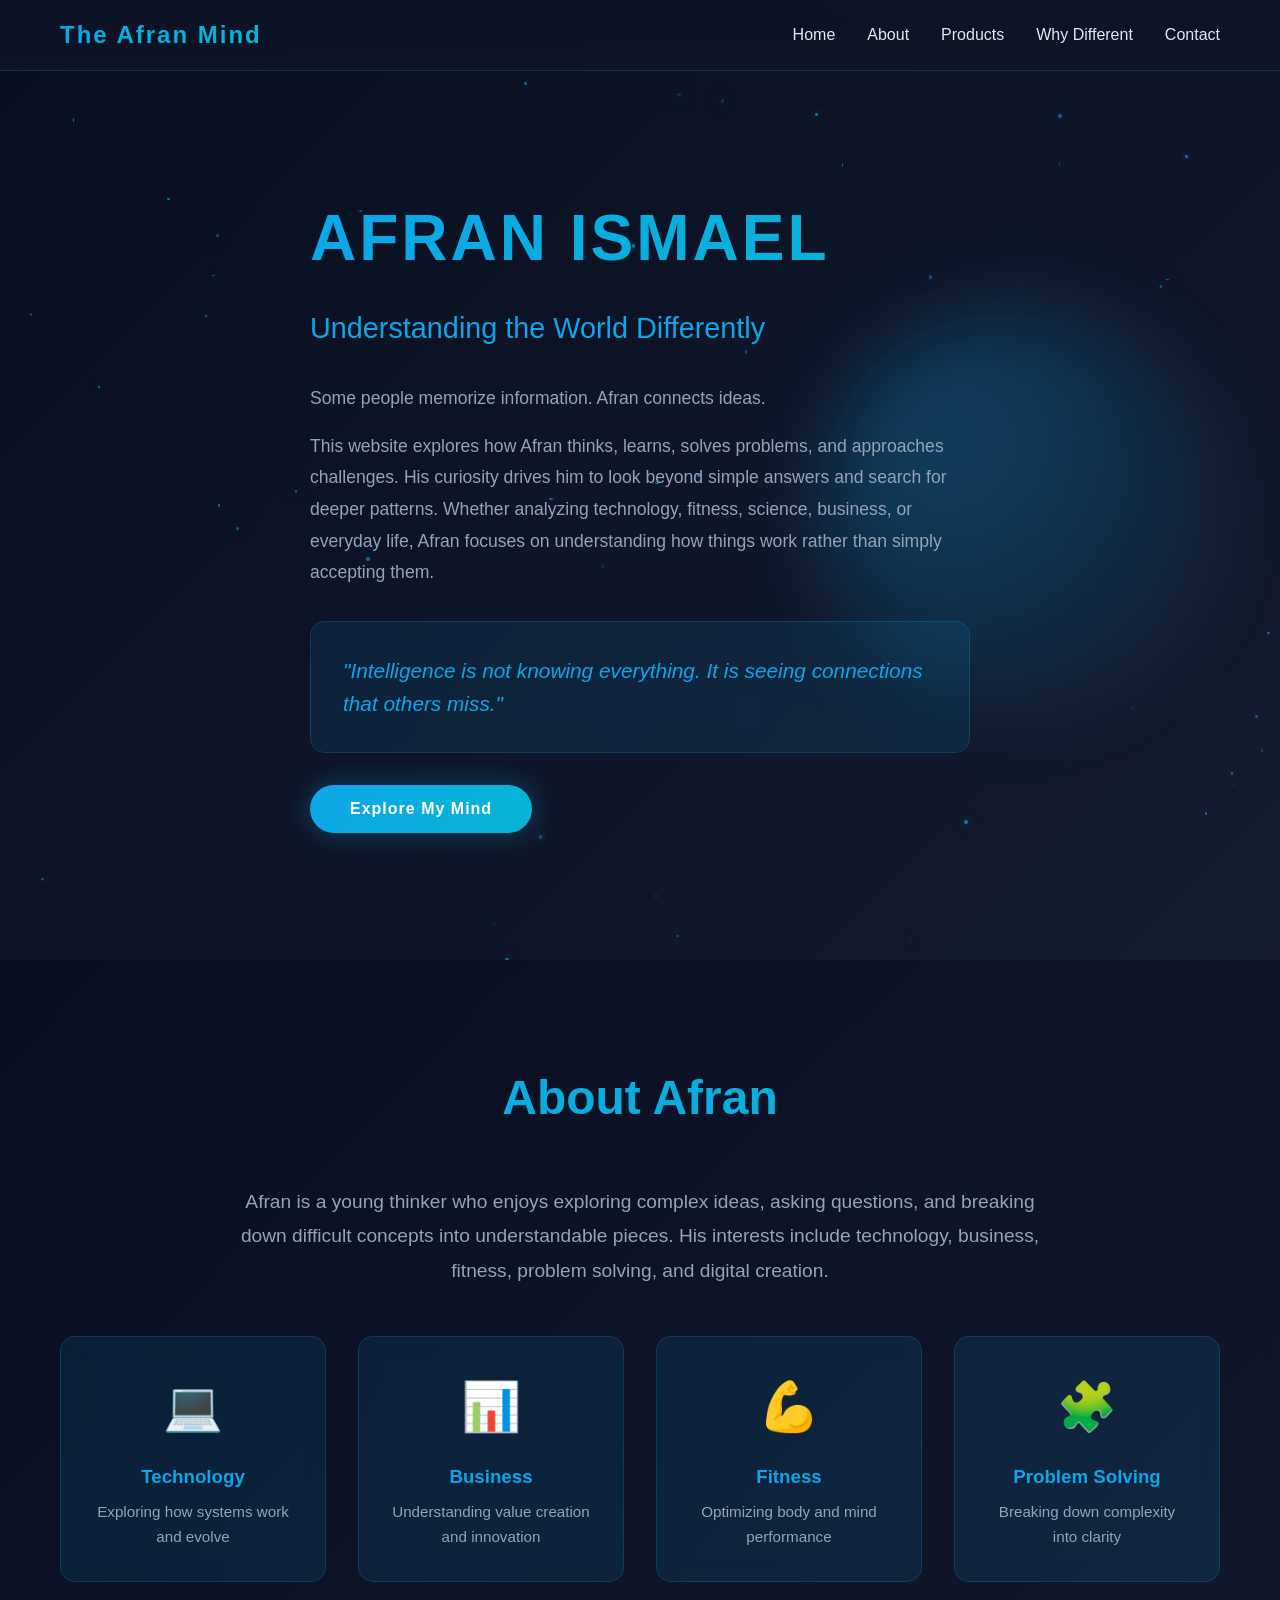
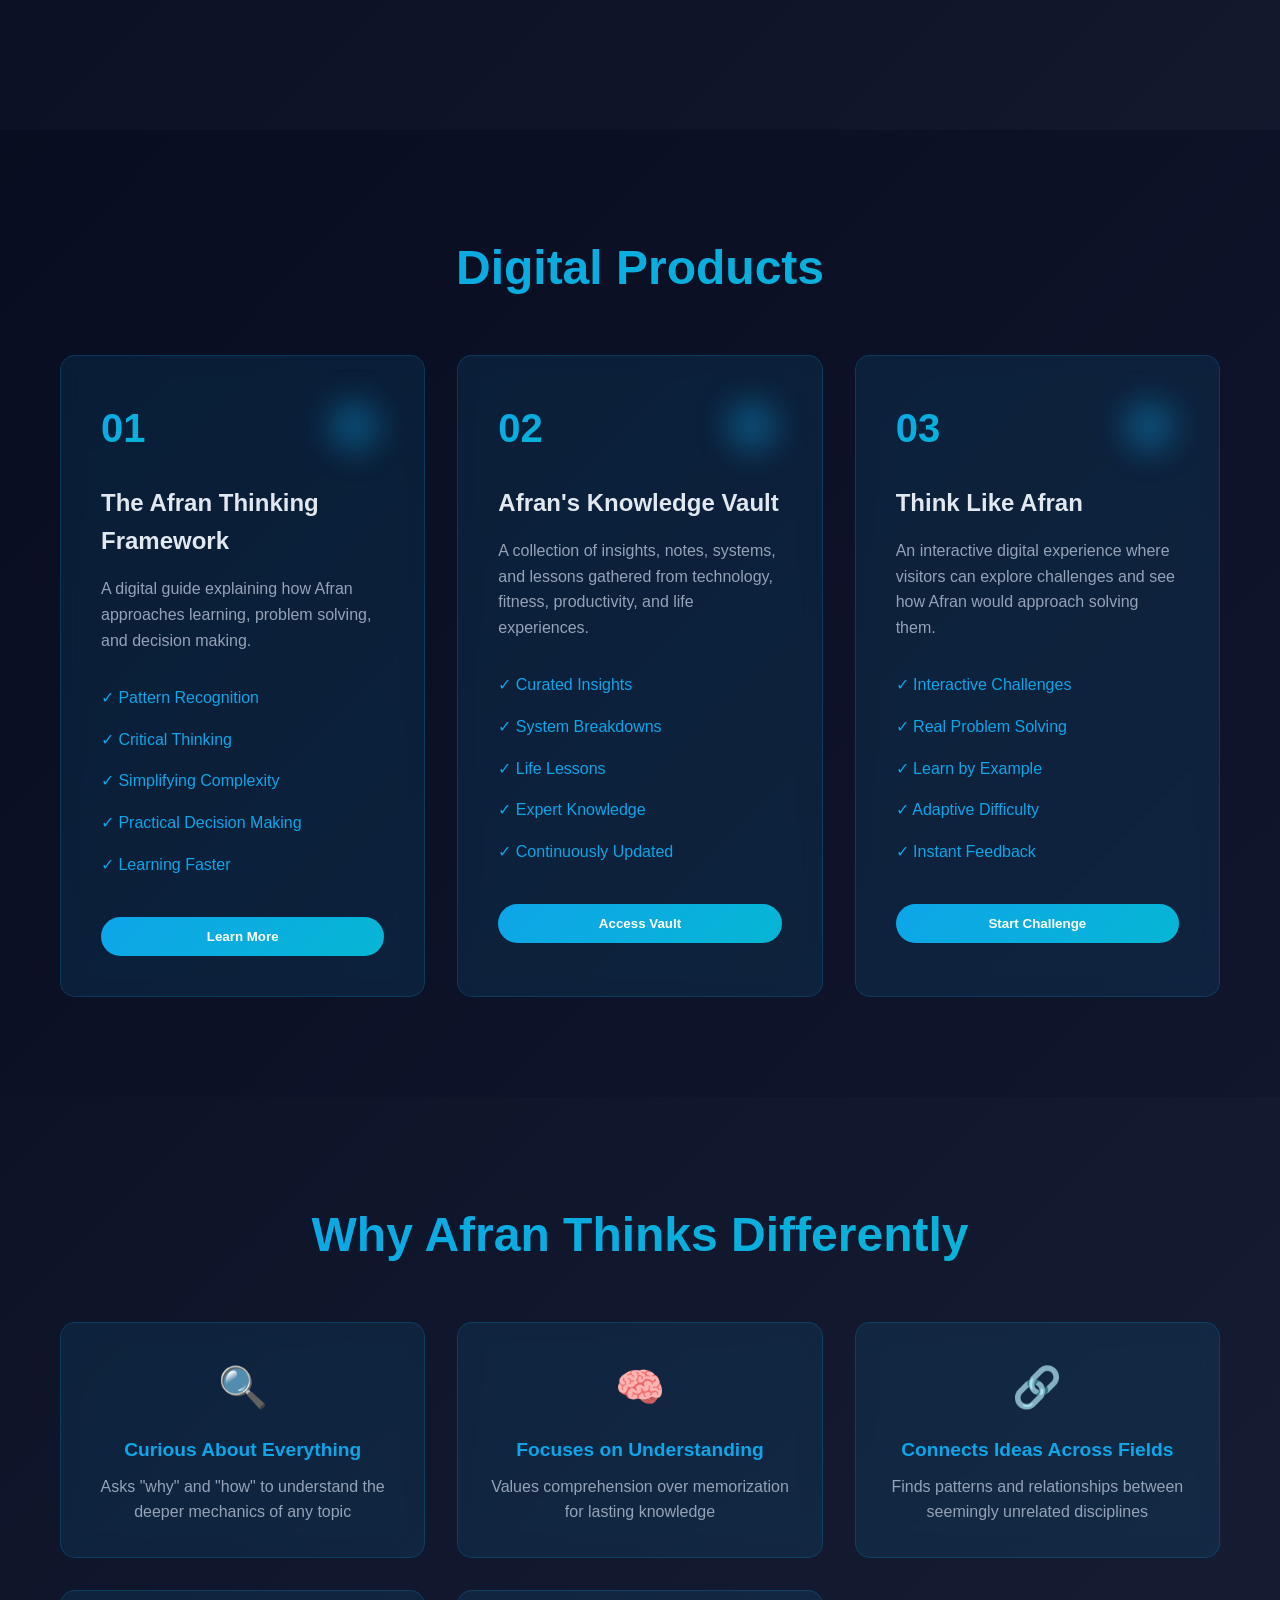
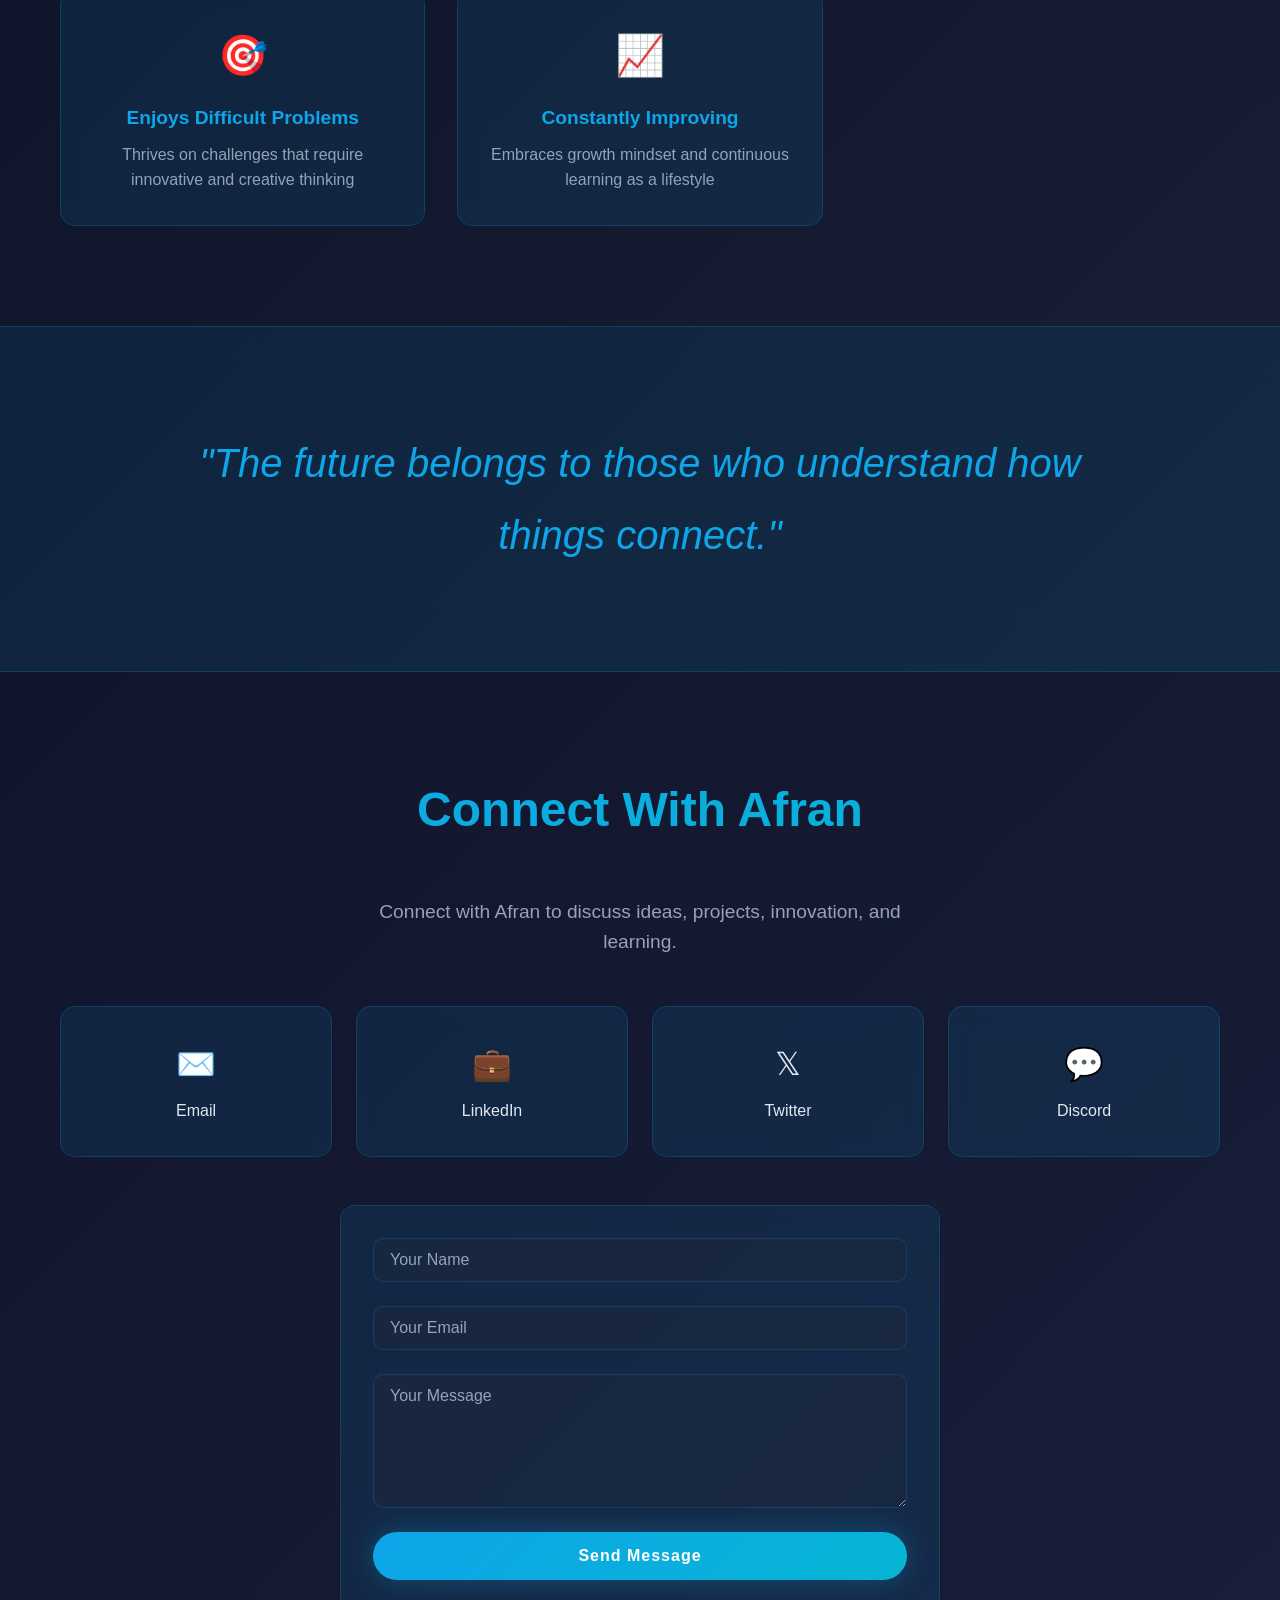
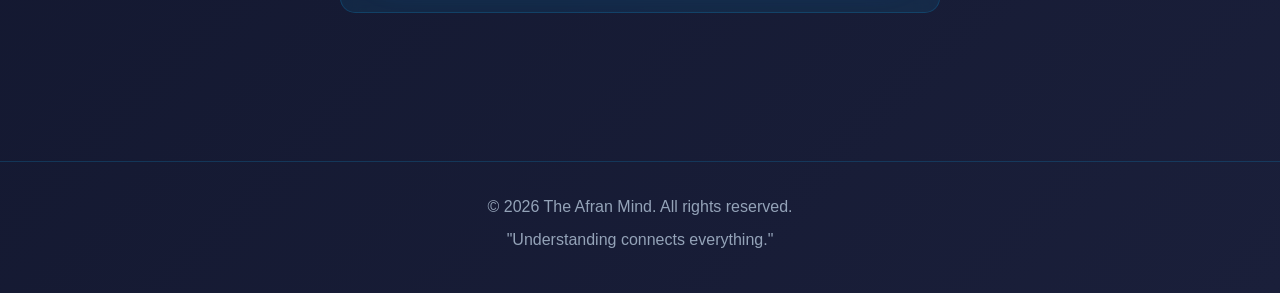
<file: index.html>
<!DOCTYPE html>
<html lang="en">
<head>
    <meta charset="UTF-8">
    <meta name="viewport" content="width=device-width, initial-scale=1.0">
    <title>The Afran Mind - Understanding the World Differently</title>
    <link rel="stylesheet" href="styles.css">
</head>
<body>
    <!-- Navigation -->
    <nav class="navbar">
        <div class="nav-container">
            <div class="logo">The Afran Mind</div>
            <ul class="nav-menu">
                <li><a href="#home" class="nav-link">Home</a></li>
                <li><a href="#about" class="nav-link">About</a></li>
                <li><a href="#products" class="nav-link">Products</a></li>
                <li><a href="#why" class="nav-link">Why Different</a></li>
                <li><a href="#contact" class="nav-link">Contact</a></li>
            </ul>
        </div>
    </nav>

    <!-- Hero Section -->
    <section id="home" class="hero">
        <div class="particles-container" id="particlesContainer"></div>
        <div class="brain-graphic"></div>
        
        <div class="hero-content">
            <h1 class="hero-title">AFRAN ISMAEL</h1>
            <p class="hero-subtitle">Understanding the World Differently</p>
            
            <div class="hero-description">
                <p>Some people memorize information. Afran connects ideas.</p>
                <p>This website explores how Afran thinks, learns, solves problems, and approaches challenges. His curiosity drives him to look beyond simple answers and search for deeper patterns. Whether analyzing technology, fitness, science, business, or everyday life, Afran focuses on understanding how things work rather than simply accepting them.</p>
            </div>
            
            <div class="quote-box">
                <p>"Intelligence is not knowing everything. It is seeing connections that others miss."</p>
            </div>
            
            <button class="cta-button">Explore My Mind</button>
        </div>
    </section>

    <!-- About Section -->
    <section id="about" class="about">
        <div class="container">
            <h2 class="section-title">About Afran</h2>
            
            <div class="about-content">
                <p class="about-text">
                    Afran is a young thinker who enjoys exploring complex ideas, asking questions, and breaking down difficult concepts into understandable pieces. His interests include technology, business, fitness, problem solving, and digital creation.
                </p>
                
                <div class="interests-grid">
                    <div class="interest-card">
                        <div class="interest-icon">💻</div>
                        <h3>Technology</h3>
                        <p>Exploring how systems work and evolve</p>
                    </div>
                    <div class="interest-card">
                        <div class="interest-icon">📊</div>
                        <h3>Business</h3>
                        <p>Understanding value creation and innovation</p>
                    </div>
                    <div class="interest-card">
                        <div class="interest-icon">💪</div>
                        <h3>Fitness</h3>
                        <p>Optimizing body and mind performance</p>
                    </div>
                    <div class="interest-card">
                        <div class="interest-icon">🧩</div>
                        <h3>Problem Solving</h3>
                        <p>Breaking down complexity into clarity</p>
                    </div>
                </div>
            </div>
        </div>
    </section>

    <!-- Products Section -->
    <section id="products" class="products">
        <div class="container">
            <h2 class="section-title">Digital Products</h2>
            
            <div class="products-grid">
                <!-- Product 1 -->
                <div class="product-card glass-effect">
                    <div class="product-header">
                        <div class="product-number">01</div>
                        <div class="product-glow"></div>
                    </div>
                    <h3>The Afran Thinking Framework</h3>
                    <p class="product-description">A digital guide explaining how Afran approaches learning, problem solving, and decision making.</p>
                    
                    <ul class="product-features">
                        <li>✓ Pattern Recognition</li>
                        <li>✓ Critical Thinking</li>
                        <li>✓ Simplifying Complexity</li>
                        <li>✓ Practical Decision Making</li>
                        <li>✓ Learning Faster</li>
                    </ul>
                    
                    <button class="product-button">Learn More</button>
                </div>

                <!-- Product 2 -->
                <div class="product-card glass-effect">
                    <div class="product-header">
                        <div class="product-number">02</div>
                        <div class="product-glow"></div>
                    </div>
                    <h3>Afran's Knowledge Vault</h3>
                    <p class="product-description">A collection of insights, notes, systems, and lessons gathered from technology, fitness, productivity, and life experiences.</p>
                    
                    <ul class="product-features">
                        <li>✓ Curated Insights</li>
                        <li>✓ System Breakdowns</li>
                        <li>✓ Life Lessons</li>
                        <li>✓ Expert Knowledge</li>
                        <li>✓ Continuously Updated</li>
                    </ul>
                    
                    <button class="product-button">Access Vault</button>
                </div>

                <!-- Product 3 -->
                <div class="product-card glass-effect">
                    <div class="product-header">
                        <div class="product-number">03</div>
                        <div class="product-glow"></div>
                    </div>
                    <h3>Think Like Afran</h3>
                    <p class="product-description">An interactive digital experience where visitors can explore challenges and see how Afran would approach solving them.</p>
                    
                    <ul class="product-features">
                        <li>✓ Interactive Challenges</li>
                        <li>✓ Real Problem Solving</li>
                        <li>✓ Learn by Example</li>
                        <li>✓ Adaptive Difficulty</li>
                        <li>✓ Instant Feedback</li>
                    </ul>
                    
                    <button class="product-button">Start Challenge</button>
                </div>
            </div>
        </div>
    </section>

    <!-- Why Different Section -->
    <section id="why" class="why-different">
        <div class="container">
            <h2 class="section-title">Why Afran Thinks Differently</h2>
            
            <div class="why-grid">
                <div class="why-card">
                    <div class="why-icon">🔍</div>
                    <h3>Curious About Everything</h3>
                    <p>Asks "why" and "how" to understand the deeper mechanics of any topic</p>
                </div>
                
                <div class="why-card">
                    <div class="why-icon">🧠</div>
                    <h3>Focuses on Understanding</h3>
                    <p>Values comprehension over memorization for lasting knowledge</p>
                </div>
                
                <div class="why-card">
                    <div class="why-icon">🔗</div>
                    <h3>Connects Ideas Across Fields</h3>
                    <p>Finds patterns and relationships between seemingly unrelated disciplines</p>
                </div>
                
                <div class="why-card">
                    <div class="why-icon">🎯</div>
                    <h3>Enjoys Difficult Problems</h3>
                    <p>Thrives on challenges that require innovative and creative thinking</p>
                </div>
                
                <div class="why-card">
                    <div class="why-icon">📈</div>
                    <h3>Constantly Improving</h3>
                    <p>Embraces growth mindset and continuous learning as a lifestyle</p>
                </div>
            </div>
        </div>
    </section>

    <!-- Quote Section -->
    <section class="quote-section">
        <div class="container">
            <blockquote class="large-quote">
                "The future belongs to those who understand how things connect."
            </blockquote>
        </div>
    </section>

    <!-- Contact Section -->
    <section id="contact" class="contact">
        <div class="container">
            <h2 class="section-title">Connect With Afran</h2>
            
            <div class="contact-content">
                <p class="contact-description">Connect with Afran to discuss ideas, projects, innovation, and learning.</p>
                
                <div class="contact-methods">
                    <a href="#" class="contact-link glass-effect">
                        <span class="contact-icon">✉️</span>
                        <span>Email</span>
                    </a>
                    <a href="#" class="contact-link glass-effect">
                        <span class="contact-icon">💼</span>
                        <span>LinkedIn</span>
                    </a>
                    <a href="#" class="contact-link glass-effect">
                        <span class="contact-icon">𝕏</span>
                        <span>Twitter</span>
                    </a>
                    <a href="#" class="contact-link glass-effect">
                        <span class="contact-icon">💬</span>
                        <span>Discord</span>
                    </a>
                </div>
                
                <form class="contact-form glass-effect">
                    <input type="text" placeholder="Your Name" required>
                    <input type="email" placeholder="Your Email" required>
                    <textarea placeholder="Your Message" rows="6" required></textarea>
                    <button type="submit" class="cta-button">Send Message</button>
                </form>
            </div>
        </div>
    </section>

    <!-- Footer -->
    <footer class="footer">
        <div class="container">
            <p>&copy; 2026 The Afran Mind. All rights reserved.</p>
            <p>"Understanding connects everything."</p>
        </div>
    </footer>

    <script src="script.js"></script>
</body>
</html>
</file>
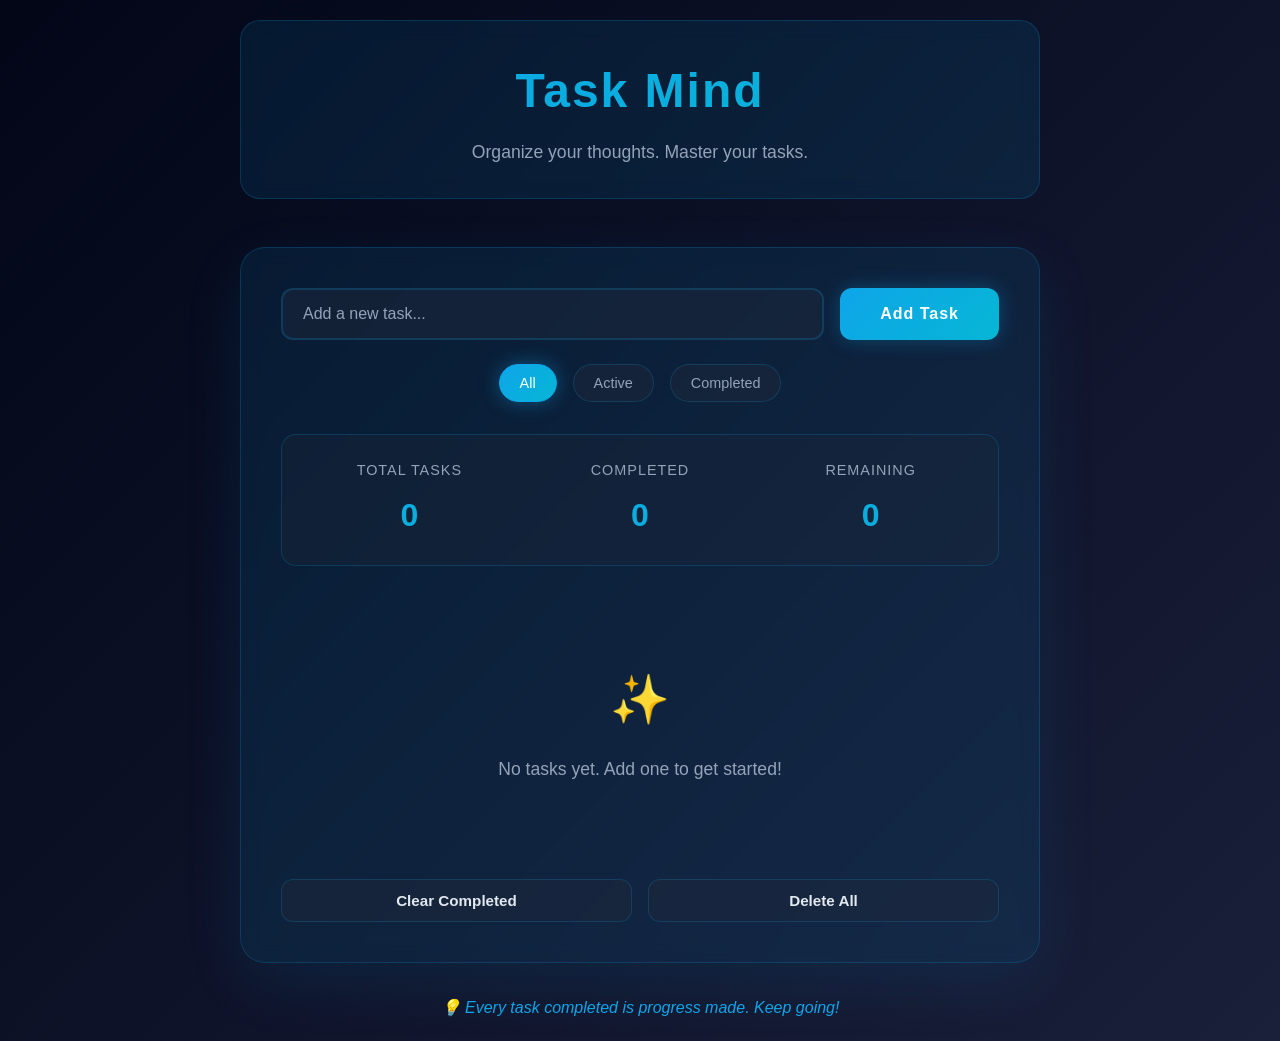
<file: todo-list.html>
<!DOCTYPE html>
<html lang="en">
<head>
    <meta charset="UTF-8">
    <meta name="viewport" content="width=device-width, initial-scale=1.0">
    <title>Afran's To-Do List - Task Manager</title>
    <link rel="stylesheet" href="todo-styles.css">
</head>
<body>
    <div class="container">
        <!-- Header -->
        <div class="header">
            <div class="header-content">
                <h1 class="title">Task Mind</h1>
                <p class="subtitle">Organize your thoughts. Master your tasks.</p>
            </div>
        </div>

        <!-- Main Todo Container -->
        <div class="todo-container glass-effect">
            <!-- Input Section -->
            <div class="input-section">
                <div class="input-wrapper">
                    <input 
                        type="text" 
                        id="todoInput" 
                        class="todo-input" 
                        placeholder="Add a new task..."
                        autocomplete="off"
                    >
                    <button id="addBtn" class="add-button">Add Task</button>
                </div>
                <div class="filter-buttons">
                    <button class="filter-btn active" data-filter="all">All</button>
                    <button class="filter-btn" data-filter="active">Active</button>
                    <button class="filter-btn" data-filter="completed">Completed</button>
                </div>
            </div>

            <!-- Stats Section -->
            <div class="stats-section">
                <div class="stat-item">
                    <span class="stat-label">Total Tasks</span>
                    <span class="stat-value" id="totalTasks">0</span>
                </div>
                <div class="stat-item">
                    <span class="stat-label">Completed</span>
                    <span class="stat-value" id="completedTasks">0</span>
                </div>
                <div class="stat-item">
                    <span class="stat-label">Remaining</span>
                    <span class="stat-value" id="remainingTasks">0</span>
                </div>
            </div>

            <!-- Todo List -->
            <div class="todo-list-wrapper">
                <ul id="todoList" class="todo-list">
                    <!-- Todos will be added here -->
                </ul>
                <div id="emptyState" class="empty-state">
                    <div class="empty-icon">✨</div>
                    <p>No tasks yet. Add one to get started!</p>
                </div>
            </div>

            <!-- Action Buttons -->
            <div class="action-buttons">
                <button id="clearCompleted" class="action-btn clear-btn" title="Clear completed tasks">Clear Completed</button>
                <button id="clearAll" class="action-btn danger-btn" title="Delete all tasks">Delete All</button>
            </div>
        </div>

        <!-- Motivation Quote -->
        <div class="motivation-section">
            <p id="motivationQuote" class="motivation-text"></p>
        </div>
    </div>

    <script src="todo-script.js"></script>
</body>
</html>
</file>
<file: styles.css>
:root {
    --primary-color: #0ea5e9;
    --secondary-color: #06b6d4;
    --dark-bg: #0f172a;
    --darker-bg: #020617;
    --text-light: #e2e8f0;
    --text-muted: #94a3b8;
    --glass-light: rgba(14, 165, 233, 0.1);
    --glass-border: rgba(14, 165, 233, 0.2);
    --accent-glow: #0ea5e9;
}

* {
    margin: 0;
    padding: 0;
    box-sizing: border-box;
}

html {
    scroll-behavior: smooth;
}

body {
    font-family: 'Segoe UI', Tahoma, Geneva, Verdana, sans-serif;
    background: linear-gradient(135deg, var(--darker-bg) 0%, #1a1f3a 100%);
    color: var(--text-light);
    line-height: 1.6;
    overflow-x: hidden;
}

.container {
    max-width: 1200px;
    margin: 0 auto;
    padding: 0 20px;
}

/* Navigation */
.navbar {
    position: fixed;
    top: 0;
    width: 100%;
    background: rgba(15, 23, 42, 0.8);
    backdrop-filter: blur(10px);
    border-bottom: 1px solid var(--glass-border);
    z-index: 1000;
    animation: slideDown 0.6s ease-out;
}

.nav-container {
    max-width: 1200px;
    margin: 0 auto;
    padding: 1rem 20px;
    display: flex;
    justify-content: space-between;
    align-items: center;
}

.logo {
    font-size: 1.5rem;
    font-weight: bold;
    background: linear-gradient(135deg, var(--primary-color), var(--secondary-color));
    -webkit-background-clip: text;
    -webkit-text-fill-color: transparent;
    background-clip: text;
    letter-spacing: 2px;
}

.nav-menu {
    display: flex;
    list-style: none;
    gap: 2rem;
}

.nav-link {
    color: var(--text-light);
    text-decoration: none;
    font-weight: 500;
    transition: all 0.3s ease;
    position: relative;
}

.nav-link:hover {
    color: var(--primary-color);
}

.nav-link::after {
    content: '';
    position: absolute;
    bottom: -5px;
    left: 0;
    width: 0;
    height: 2px;
    background: var(--primary-color);
    transition: width 0.3s ease;
}

.nav-link:hover::after {
    width: 100%;
}

/* Hero Section */
.hero {
    min-height: 100vh;
    display: flex;
    align-items: center;
    justify-content: center;
    position: relative;
    overflow: hidden;
    margin-top: 60px;
    background: linear-gradient(135deg, rgba(15, 23, 42, 0.5), rgba(30, 41, 59, 0.5));
}

.particles-container {
    position: absolute;
    width: 100%;
    height: 100%;
    top: 0;
    left: 0;
    z-index: 1;
}

.brain-graphic {
    position: absolute;
    width: 400px;
    height: 400px;
    right: 5%;
    top: 50%;
    transform: translateY(-50%);
    background: radial-gradient(circle at 30% 30%, rgba(14, 165, 233, 0.3), transparent);
    border-radius: 50%;
    filter: blur(40px);
    animation: float 6s ease-in-out infinite;
    z-index: 0;
}

.hero-content {
    position: relative;
    z-index: 2;
    max-width: 700px;
    padding: 60px 20px;
    animation: fadeInUp 0.8s ease-out;
}

.hero-title {
    font-size: 4rem;
    font-weight: bold;
    margin-bottom: 1rem;
    background: linear-gradient(135deg, var(--primary-color), var(--secondary-color));
    -webkit-background-clip: text;
    -webkit-text-fill-color: transparent;
    background-clip: text;
    letter-spacing: 3px;
    animation: glow 3s ease-in-out infinite;
}

.hero-subtitle {
    font-size: 1.8rem;
    color: var(--primary-color);
    margin-bottom: 2rem;
    font-weight: 300;
}

.hero-description {
    margin-bottom: 2rem;
    line-height: 1.8;
}

.hero-description p {
    margin-bottom: 1rem;
    color: var(--text-muted);
    font-size: 1.1rem;
}

.quote-box {
    background: var(--glass-light);
    border: 1px solid var(--glass-border);
    border-radius: 15px;
    padding: 2rem;
    margin: 2rem 0;
    backdrop-filter: blur(10px);
    animation: slideInRight 0.8s ease-out;
}

.quote-box p {
    font-size: 1.3rem;
    font-style: italic;
    color: var(--primary-color);
}

.cta-button {
    background: linear-gradient(135deg, var(--primary-color), var(--secondary-color));
    color: white;
    border: none;
    padding: 15px 40px;
    font-size: 1rem;
    border-radius: 50px;
    cursor: pointer;
    font-weight: 600;
    transition: all 0.3s ease;
    box-shadow: 0 0 30px rgba(14, 165, 233, 0.3);
    letter-spacing: 1px;
}

.cta-button:hover {
    transform: translateY(-3px);
    box-shadow: 0 0 50px rgba(14, 165, 233, 0.6);
}

.cta-button:active {
    transform: translateY(-1px);
}

/* About Section */
.about {
    padding: 100px 0;
    background: linear-gradient(135deg, rgba(15, 23, 42, 0.3), rgba(30, 41, 59, 0.3));
}

.section-title {
    font-size: 3rem;
    margin-bottom: 3rem;
    text-align: center;
    background: linear-gradient(135deg, var(--primary-color), var(--secondary-color));
    -webkit-background-clip: text;
    -webkit-text-fill-color: transparent;
    background-clip: text;
}

.about-content {
    margin-bottom: 3rem;
}

.about-text {
    font-size: 1.2rem;
    text-align: center;
    color: var(--text-muted);
    margin-bottom: 3rem;
    max-width: 800px;
    margin-left: auto;
    margin-right: auto;
    line-height: 1.8;
}

.interests-grid {
    display: grid;
    grid-template-columns: repeat(auto-fit, minmax(250px, 1fr));
    gap: 2rem;
}

.interest-card {
    background: var(--glass-light);
    border: 1px solid var(--glass-border);
    border-radius: 15px;
    padding: 2rem;
    text-align: center;
    backdrop-filter: blur(10px);
    transition: all 0.3s ease;
    cursor: pointer;
}

.interest-card:hover {
    transform: translateY(-10px);
    background: rgba(14, 165, 233, 0.15);
    border-color: var(--primary-color);
    box-shadow: 0 0 30px rgba(14, 165, 233, 0.2);
}

.interest-icon {
    font-size: 3rem;
    margin-bottom: 1rem;
    display: block;
}

.interest-card h3 {
    color: var(--primary-color);
    margin-bottom: 0.5rem;
}

.interest-card p {
    color: var(--text-muted);
    font-size: 0.95rem;
}

/* Products Section */
.products {
    padding: 100px 0;
}

.products-grid {
    display: grid;
    grid-template-columns: repeat(auto-fit, minmax(320px, 1fr));
    gap: 2rem;
}

.product-card {
    background: var(--glass-light);
    border: 1px solid var(--glass-border);
    border-radius: 20px;
    padding: 2.5rem;
    backdrop-filter: blur(10px);
    transition: all 0.3s ease;
    position: relative;
    overflow: hidden;
}

.product-card::before {
    content: '';
    position: absolute;
    top: -50%;
    right: -50%;
    width: 200px;
    height: 200px;
    background: radial-gradient(circle, rgba(14, 165, 233, 0.3), transparent);
    border-radius: 50%;
    opacity: 0;
    transition: all 0.3s ease;
}

.product-card:hover::before {
    opacity: 1;
    top: -20%;
    right: -20%;
}

.product-card:hover {
    transform: translateY(-15px);
    border-color: var(--primary-color);
    box-shadow: 0 20px 60px rgba(14, 165, 233, 0.2);
}

.product-header {
    display: flex;
    justify-content: space-between;
    align-items: flex-start;
    margin-bottom: 1.5rem;
}

.product-number {
    font-size: 2.5rem;
    font-weight: bold;
    background: linear-gradient(135deg, var(--primary-color), var(--secondary-color));
    -webkit-background-clip: text;
    -webkit-text-fill-color: transparent;
    background-clip: text;
}

.product-glow {
    width: 60px;
    height: 60px;
    background: radial-gradient(circle, var(--primary-color), transparent);
    border-radius: 50%;
    opacity: 0.5;
    filter: blur(15px);
}

.product-card h3 {
    font-size: 1.5rem;
    margin-bottom: 1rem;
    color: var(--text-light);
}

.product-description {
    color: var(--text-muted);
    margin-bottom: 1.5rem;
    line-height: 1.6;
}

.product-features {
    list-style: none;
    margin-bottom: 2rem;
}

.product-features li {
    padding: 0.5rem 0;
    color: var(--primary-color);
    font-weight: 500;
}

.product-button {
    width: 100%;
    background: linear-gradient(135deg, var(--primary-color), var(--secondary-color));
    color: white;
    border: none;
    padding: 12px 24px;
    border-radius: 50px;
    cursor: pointer;
    font-weight: 600;
    transition: all 0.3s ease;
    position: relative;
    z-index: 1;
}

.product-button:hover {
    transform: translateY(-3px);
    box-shadow: 0 10px 30px rgba(14, 165, 233, 0.4);
}

/* Why Different Section */
.why-different {
    padding: 100px 0;
    background: linear-gradient(135deg, rgba(15, 23, 42, 0.3), rgba(30, 41, 59, 0.3));
}

.why-grid {
    display: grid;
    grid-template-columns: repeat(auto-fit, minmax(280px, 1fr));
    gap: 2rem;
}

.why-card {
    background: var(--glass-light);
    border: 1px solid var(--glass-border);
    border-radius: 15px;
    padding: 2rem;
    text-align: center;
    backdrop-filter: blur(10px);
    transition: all 0.3s ease;
}

.why-card:hover {
    transform: translateY(-10px);
    border-color: var(--primary-color);
    box-shadow: 0 15px 40px rgba(14, 165, 233, 0.15);
}

.why-icon {
    font-size: 2.5rem;
    margin-bottom: 1rem;
}

.why-card h3 {
    color: var(--primary-color);
    margin-bottom: 0.5rem;
    font-size: 1.2rem;
}

.why-card p {
    color: var(--text-muted);
    line-height: 1.6;
}

/* Quote Section */
.quote-section {
    padding: 100px 0;
    background: linear-gradient(135deg, rgba(14, 165, 233, 0.1), rgba(6, 182, 212, 0.1));
    border-top: 1px solid var(--glass-border);
    border-bottom: 1px solid var(--glass-border);
}

.large-quote {
    font-size: 2.5rem;
    text-align: center;
    color: var(--primary-color);
    font-style: italic;
    font-weight: 300;
    line-height: 1.8;
    max-width: 900px;
    margin: 0 auto;
}

/* Contact Section */
.contact {
    padding: 100px 0;
}

.contact-content {
    text-align: center;
}

.contact-description {
    font-size: 1.2rem;
    color: var(--text-muted);
    margin-bottom: 3rem;
    max-width: 600px;
    margin-left: auto;
    margin-right: auto;
}

.contact-methods {
    display: grid;
    grid-template-columns: repeat(auto-fit, minmax(150px, 1fr));
    gap: 1.5rem;
    margin-bottom: 3rem;
}

.contact-link {
    background: var(--glass-light);
    border: 1px solid var(--glass-border);
    border-radius: 15px;
    padding: 2rem 1rem;
    text-decoration: none;
    color: var(--text-light);
    display: flex;
    flex-direction: column;
    align-items: center;
    gap: 0.5rem;
    backdrop-filter: blur(10px);
    transition: all 0.3s ease;
}

.contact-link:hover {
    transform: translateY(-8px);
    border-color: var(--primary-color);
    box-shadow: 0 10px 30px rgba(14, 165, 233, 0.2);
}

.contact-icon {
    font-size: 2rem;
}

.contact-form {
    max-width: 600px;
    margin: 3rem auto;
    background: var(--glass-light);
    border: 1px solid var(--glass-border);
    border-radius: 20px;
    padding: 2rem;
    backdrop-filter: blur(10px);
    display: flex;
    flex-direction: column;
    gap: 1.5rem;
}

.contact-form input,
.contact-form textarea {
    background: rgba(30, 41, 59, 0.5);
    border: 1px solid var(--glass-border);
    border-radius: 10px;
    padding: 12px 16px;
    color: var(--text-light);
    font-family: inherit;
    font-size: 1rem;
    transition: all 0.3s ease;
}

.contact-form input::placeholder,
.contact-form textarea::placeholder {
    color: var(--text-muted);
}

.contact-form input:focus,
.contact-form textarea:focus {
    outline: none;
    background: rgba(30, 41, 59, 0.7);
    border-color: var(--primary-color);
    box-shadow: 0 0 20px rgba(14, 165, 233, 0.2);
}

/* Footer */
.footer {
    border-top: 1px solid var(--glass-border);
    padding: 2rem 0;
    text-align: center;
    color: var(--text-muted);
}

.footer p {
    margin-bottom: 0.5rem;
}

/* Glass Effect */
.glass-effect {
    background: var(--glass-light);
    border: 1px solid var(--glass-border);
    backdrop-filter: blur(10px);
    border-radius: 15px;
}

/* Animations */
@keyframes slideDown {
    from {
        transform: translateY(-100%);
        opacity: 0;
    }
    to {
        transform: translateY(0);
        opacity: 1;
    }
}

@keyframes fadeInUp {
    from {
        opacity: 0;
        transform: translateY(30px);
    }
    to {
        opacity: 1;
        transform: translateY(0);
    }
}

@keyframes slideInRight {
    from {
        opacity: 0;
        transform: translateX(-30px);
    }
    to {
        opacity: 1;
        transform: translateX(0);
    }
}

@keyframes float {
    0%, 100% {
        transform: translateY(-50%) translateX(0);
    }
    50% {
        transform: translateY(-50%) translateX(20px);
    }
}

@keyframes glow {
    0%, 100% {
        text-shadow: 0 0 20px rgba(14, 165, 233, 0.5);
    }
    50% {
        text-shadow: 0 0 40px rgba(14, 165, 233, 0.8);
    }
}

/* Responsive */
@media (max-width: 768px) {
    .hero-title {
        font-size: 2.5rem;
    }
    
    .hero-subtitle {
        font-size: 1.3rem;
    }
    
    .nav-menu {
        gap: 1rem;
    }
    
    .nav-link {
        font-size: 0.9rem;
    }
    
    .section-title {
        font-size: 2rem;
    }
    
    .large-quote {
        font-size: 1.8rem;
    }
    
    .brain-graphic {
        width: 250px;
        height: 250px;
        right: -50px;
    }
}

@media (max-width: 480px) {
    .hero-title {
        font-size: 1.8rem;
    }
    
    .hero-subtitle {
        font-size: 1rem;
    }
    
    .nav-menu {
        gap: 0.5rem;
    }
    
    .section-title {
        font-size: 1.5rem;
    }
    
    .products-grid,
    .interests-grid,
    .why-grid {
        grid-template-columns: 1fr;
    }
}
</file>
<file: todo-styles.css>
:root {
    --primary-color: #0ea5e9;
    --secondary-color: #06b6d4;
    --success-color: #10b981;
    --danger-color: #ef4444;
    --warning-color: #f59e0b;
    --dark-bg: #0f172a;
    --darker-bg: #020617;
    --card-bg: #1e293b;
    --text-light: #e2e8f0;
    --text-muted: #94a3b8;
    --glass-light: rgba(14, 165, 233, 0.1);
    --glass-border: rgba(14, 165, 233, 0.2);
    --accent-glow: #0ea5e9;
}

* {
    margin: 0;
    padding: 0;
    box-sizing: border-box;
}

html {
    scroll-behavior: smooth;
}

body {
    font-family: 'Segoe UI', Tahoma, Geneva, Verdana, sans-serif;
    background: linear-gradient(135deg, var(--darker-bg) 0%, #1a1f3a 100%);
    color: var(--text-light);
    line-height: 1.6;
    min-height: 100vh;
    display: flex;
    align-items: center;
    justify-content: center;
    padding: 20px;
}

.container {
    width: 100%;
    max-width: 800px;
    animation: fadeIn 0.6s ease-out;
}

/* Header */
.header {
    text-align: center;
    margin-bottom: 3rem;
    animation: slideDownFade 0.8s ease-out;
}

.header-content {
    background: var(--glass-light);
    border: 1px solid var(--glass-border);
    backdrop-filter: blur(10px);
    border-radius: 20px;
    padding: 2rem;
}

.title {
    font-size: 3rem;
    font-weight: bold;
    background: linear-gradient(135deg, var(--primary-color), var(--secondary-color));
    -webkit-background-clip: text;
    -webkit-text-fill-color: transparent;
    background-clip: text;
    margin-bottom: 0.5rem;
    letter-spacing: 2px;
}

.subtitle {
    color: var(--text-muted);
    font-size: 1.1rem;
    font-weight: 300;
}

/* Main Container */
.todo-container {
    background: var(--glass-light);
    border: 1px solid var(--glass-border);
    backdrop-filter: blur(10px);
    border-radius: 25px;
    padding: 2.5rem;
    box-shadow: 0 20px 60px rgba(14, 165, 233, 0.1);
    animation: slideUpFade 0.8s ease-out;
}

.glass-effect {
    background: var(--glass-light);
    border: 1px solid var(--glass-border);
    backdrop-filter: blur(10px);
}

/* Input Section */
.input-section {
    margin-bottom: 2rem;
}

.input-wrapper {
    display: flex;
    gap: 1rem;
    margin-bottom: 1.5rem;
}

.todo-input {
    flex: 1;
    background: rgba(30, 41, 59, 0.5);
    border: 2px solid var(--glass-border);
    border-radius: 12px;
    padding: 15px 20px;
    color: var(--text-light);
    font-size: 1rem;
    transition: all 0.3s ease;
}

.todo-input::placeholder {
    color: var(--text-muted);
}

.todo-input:focus {
    outline: none;
    background: rgba(30, 41, 59, 0.7);
    border-color: var(--primary-color);
    box-shadow: 0 0 20px rgba(14, 165, 233, 0.3);
}

.add-button {
    background: linear-gradient(135deg, var(--primary-color), var(--secondary-color));
    color: white;
    border: none;
    padding: 15px 40px;
    border-radius: 12px;
    font-weight: 600;
    cursor: pointer;
    transition: all 0.3s ease;
    font-size: 1rem;
    letter-spacing: 1px;
    box-shadow: 0 0 20px rgba(14, 165, 233, 0.3);
}

.add-button:hover {
    transform: translateY(-3px);
    box-shadow: 0 10px 30px rgba(14, 165, 233, 0.5);
}

.add-button:active {
    transform: translateY(-1px);
}

/* Filter Buttons */
.filter-buttons {
    display: flex;
    gap: 1rem;
    justify-content: center;
}

.filter-btn {
    background: rgba(30, 41, 59, 0.5);
    border: 1px solid var(--glass-border);
    color: var(--text-muted);
    padding: 10px 20px;
    border-radius: 20px;
    cursor: pointer;
    font-weight: 500;
    transition: all 0.3s ease;
    font-size: 0.9rem;
}

.filter-btn:hover {
    border-color: var(--primary-color);
    color: var(--primary-color);
}

.filter-btn.active {
    background: linear-gradient(135deg, var(--primary-color), var(--secondary-color));
    color: white;
    border-color: var(--primary-color);
    box-shadow: 0 0 20px rgba(14, 165, 233, 0.4);
}

/* Stats Section */
.stats-section {
    display: grid;
    grid-template-columns: repeat(3, 1fr);
    gap: 1.5rem;
    margin-bottom: 2rem;
    padding: 1.5rem;
    background: rgba(30, 41, 59, 0.3);
    border-radius: 15px;
    border: 1px solid var(--glass-border);
}

.stat-item {
    text-align: center;
    animation: fadeIn 0.6s ease-out;
}

.stat-label {
    display: block;
    color: var(--text-muted);
    font-size: 0.9rem;
    margin-bottom: 0.5rem;
    text-transform: uppercase;
    letter-spacing: 1px;
}

.stat-value {
    display: block;
    font-size: 2rem;
    font-weight: bold;
    background: linear-gradient(135deg, var(--primary-color), var(--secondary-color));
    -webkit-background-clip: text;
    -webkit-text-fill-color: transparent;
    background-clip: text;
}

/* Todo List */
.todo-list-wrapper {
    margin-bottom: 2rem;
    min-height: 200px;
    max-height: 500px;
    overflow-y: auto;
    border-radius: 15px;
    padding: 1rem;
}

.todo-list {
    list-style: none;
}

.todo-item {
    background: rgba(30, 41, 59, 0.5);
    border: 1px solid var(--glass-border);
    border-radius: 12px;
    padding: 1rem 1.5rem;
    margin-bottom: 1rem;
    display: flex;
    align-items: center;
    gap: 1rem;
    transition: all 0.3s ease;
    animation: slideInLeft 0.4s ease-out;
}

.todo-item:hover {
    background: rgba(30, 41, 59, 0.7);
    border-color: var(--primary-color);
    transform: translateX(5px);
}

.todo-item.completed {
    opacity: 0.6;
}

.todo-item.completed .todo-text {
    text-decoration: line-through;
    color: var(--text-muted);
}

.todo-checkbox {
    width: 24px;
    height: 24px;
    min-width: 24px;
    cursor: pointer;
    accent-color: var(--primary-color);
}

.todo-text {
    flex: 1;
    color: var(--text-light);
    word-break: break-word;
    font-size: 1rem;
}

.todo-priority {
    padding: 4px 12px;
    border-radius: 20px;
    font-size: 0.75rem;
    font-weight: 600;
    text-transform: uppercase;
    letter-spacing: 1px;
}

.todo-priority.high {
    background: rgba(239, 68, 68, 0.2);
    color: #fca5a5;
    border: 1px solid rgba(239, 68, 68, 0.3);
}

.todo-priority.medium {
    background: rgba(245, 158, 11, 0.2);
    color: #fcd34d;
    border: 1px solid rgba(245, 158, 11, 0.3);
}

.todo-priority.low {
    background: rgba(16, 185, 129, 0.2);
    color: #86efac;
    border: 1px solid rgba(16, 185, 129, 0.3);
}

.todo-date {
    font-size: 0.8rem;
    color: var(--text-muted);
    margin-left: 0.5rem;
}

.delete-btn {
    background: rgba(239, 68, 68, 0.2);
    border: 1px solid rgba(239, 68, 68, 0.3);
    color: #fca5a5;
    padding: 6px 12px;
    border-radius: 8px;
    cursor: pointer;
    font-weight: 600;
    transition: all 0.3s ease;
    font-size: 0.85rem;
}

.delete-btn:hover {
    background: rgba(239, 68, 68, 0.4);
    transform: scale(1.05);
}

/* Empty State */
.empty-state {
    text-align: center;
    padding: 3rem 1rem;
    display: flex;
    flex-direction: column;
    align-items: center;
    justify-content: center;
    gap: 1rem;
}

.empty-icon {
    font-size: 3rem;
    animation: float 3s ease-in-out infinite;
}

.empty-state p {
    color: var(--text-muted);
    font-size: 1.1rem;
}

/* Action Buttons */
.action-buttons {
    display: flex;
    gap: 1rem;
    justify-content: center;
}

.action-btn {
    padding: 12px 24px;
    border: 1px solid var(--glass-border);
    border-radius: 12px;
    background: rgba(30, 41, 59, 0.5);
    color: var(--text-light);
    cursor: pointer;
    font-weight: 600;
    transition: all 0.3s ease;
    flex: 1;
    font-size: 0.95rem;
}

.action-btn:hover {
    transform: translateY(-2px);
}

.clear-btn:hover {
    background: rgba(16, 185, 129, 0.2);
    color: #86efac;
    border-color: rgba(16, 185, 129, 0.3);
}

.danger-btn:hover {
    background: rgba(239, 68, 68, 0.2);
    color: #fca5a5;
    border-color: rgba(239, 68, 68, 0.3);
}

/* Motivation Section */
.motivation-section {
    margin-top: 2rem;
    text-align: center;
    animation: fadeIn 1s ease-out 0.5s both;
}

.motivation-text {
    color: var(--text-muted);
    font-size: 1rem;
    font-style: italic;
    color: var(--primary-color);
}

/* Scrollbar Styling */
.todo-list-wrapper::-webkit-scrollbar {
    width: 8px;
}

.todo-list-wrapper::-webkit-scrollbar-track {
    background: rgba(30, 41, 59, 0.3);
    border-radius: 10px;
}

.todo-list-wrapper::-webkit-scrollbar-thumb {
    background: var(--primary-color);
    border-radius: 10px;
}

.todo-list-wrapper::-webkit-scrollbar-thumb:hover {
    background: var(--secondary-color);
}

/* Animations */
@keyframes fadeIn {
    from {
        opacity: 0;
    }
    to {
        opacity: 1;
    }
}

@keyframes slideDownFade {
    from {
        opacity: 0;
        transform: translateY(-30px);
    }
    to {
        opacity: 1;
        transform: translateY(0);
    }
}

@keyframes slideUpFade {
    from {
        opacity: 0;
        transform: translateY(30px);
    }
    to {
        opacity: 1;
        transform: translateY(0);
    }
}

@keyframes slideInLeft {
    from {
        opacity: 0;
        transform: translateX(-20px);
    }
    to {
        opacity: 1;
        transform: translateX(0);
    }
}

@keyframes float {
    0%, 100% {
        transform: translateY(0);
    }
    50% {
        transform: translateY(-10px);
    }
}

/* Responsive */
@media (max-width: 768px) {
    .title {
        font-size: 2rem;
    }
    
    .todo-container {
        padding: 1.5rem;
    }
    
    .input-wrapper {
        flex-direction: column;
    }
    
    .add-button {
        width: 100%;
    }
    
    .stats-section {
        grid-template-columns: 1fr;
        gap: 1rem;
    }
    
    .action-buttons {
        flex-direction: column;
    }
    
    .filter-buttons {
        flex-wrap: wrap;
    }
    
    .todo-list-wrapper {
        max-height: 400px;
    }
}

@media (max-width: 480px) {
    body {
        padding: 10px;
    }
    
    .title {
        font-size: 1.5rem;
    }
    
    .subtitle {
        font-size: 0.9rem;
    }
    
    .todo-container {
        padding: 1rem;
        border-radius: 15px;
    }
    
    .todo-item {
        flex-wrap: wrap;
    }
    
    .stat-value {
        font-size: 1.5rem;
    }
}
</file>
